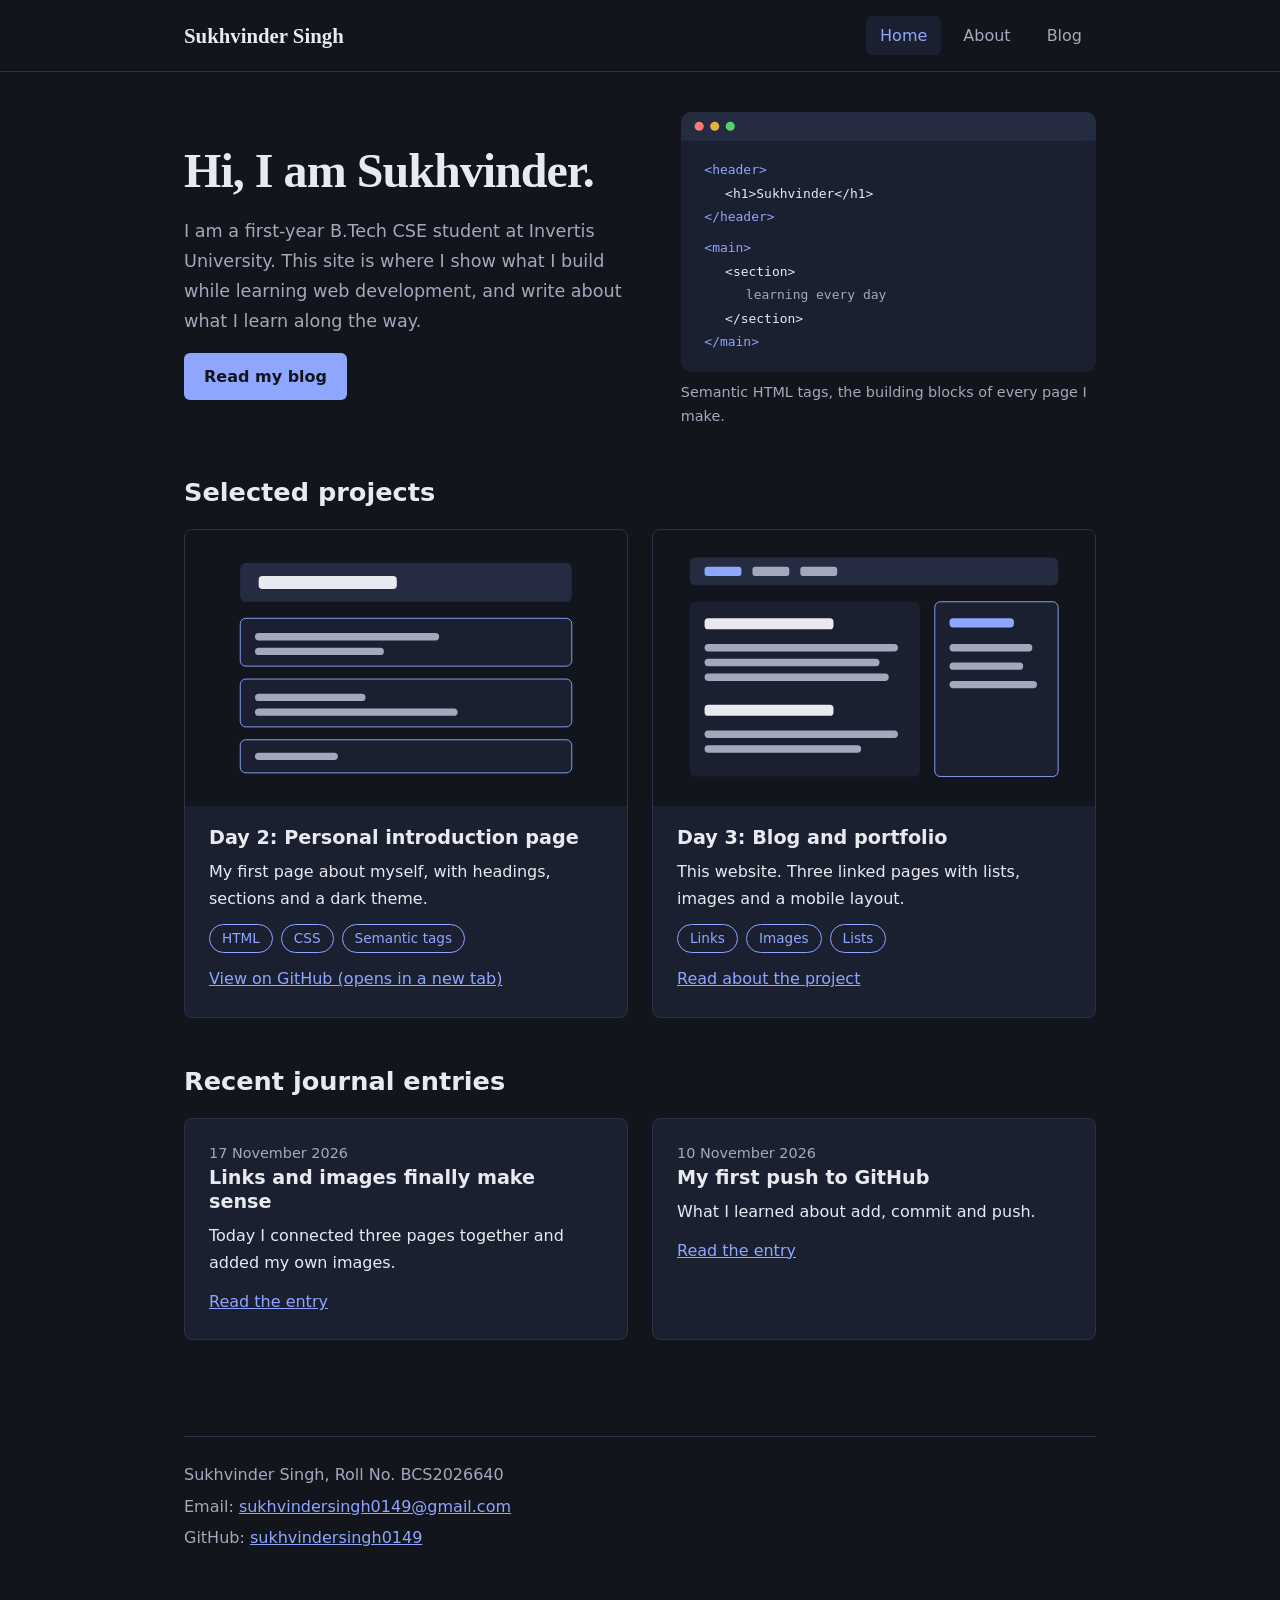
<file: index.html>
<!doctype html>
<html lang="en">
  <head>
    <meta charset="UTF-8" />
    <meta name="viewport" content="width=device-width, initial-scale=1.0" />
    <meta name="description" content="Blog and portfolio of Sukhvinder Singh, a B.Tech CSE student learning web development." />
    <title>Home | Sukhvinder Singh</title>
    <link rel="stylesheet" href="styles.css" />
  </head>

  <body>
    <!-- header + nav: teeno pages me same hai. Navigation ek list (ul) me hai -->
    <header class="site-header">
      <div class="header-inner">
        <a class="site-title" href="index.html">Sukhvinder Singh</a>
        <nav aria-label="Main navigation">
          <ul class="nav-list">
            <li><a href="index.html" aria-current="page">Home</a></li>
            <li><a href="about.html">About</a></li>
            <li><a href="blog.html">Blog</a></li>
          </ul>
        </nav>
      </div>
    </header>

    <main>
      <section class="section hero" id="intro">
        <div>
          <h1>Hi, I am Sukhvinder.</h1>
          <p>
            I am a first-year B.Tech CSE student at Invertis University. This
            site is where I show what I build while learning web development,
            and write about what I learn along the way.
          </p>
          <a class="button" href="blog.html">Read my blog</a>
        </div>
        <!-- figure + figcaption: image ke saath uska caption -->
        <figure>
          <img
            src="images/hero-code.svg"
            alt="A code editor window showing header, main and section HTML tags"
            width="640"
            height="400"
          />
          <figcaption>Semantic HTML tags, the building blocks of every page I make.</figcaption>
        </figure>
      </section>

      <section class="section" id="projects">
        <h2>Selected projects</h2>
        <div class="card-grid">
          <article class="card">
            <img
              src="images/project-intro.svg"
              alt="Sketch of a dark page with stacked content cards"
              width="480"
              height="300"
            />
            <div class="card-body">
              <h3>Day 2: Personal introduction page</h3>
              <p>My first page about myself, with headings, sections and a dark theme.</p>
              <ul class="tag-list">
                <li>HTML</li>
                <li>CSS</li>
                <li>Semantic tags</li>
              </ul>
              <!-- External link: naye tab me khulta hai (target="_blank").
                   rel="noopener noreferrer" security ke liye zaroori hai -->
              <a
                href="https://github.com/sukhvindersingh0149/bcs2026640-sukhvinder-webdev-day02-personal-intro-page"
                target="_blank"
                rel="noopener noreferrer"
                >View on GitHub (opens in a new tab)</a
              >
            </div>
          </article>

          <article class="card">
            <img
              src="images/project-blog.svg"
              alt="Sketch of a blog layout with a navigation bar, two posts and a sidebar"
              width="480"
              height="300"
            />
            <div class="card-body">
              <h3>Day 3: Blog and portfolio</h3>
              <p>This website. Three linked pages with lists, images and a mobile layout.</p>
              <ul class="tag-list">
                <li>Links</li>
                <li>Images</li>
                <li>Lists</li>
              </ul>
              <a href="about.html">Read about the project</a>
            </div>
          </article>
        </div>
      </section>

      <section class="section" id="recent-posts">
        <h2>Recent journal entries</h2>
        <div class="card-grid">
          <article class="card">
            <div class="card-body">
              <time class="entry-date" datetime="2026-11-17">17 November 2026</time>
              <h3>Links and images finally make sense</h3>
              <p>Today I connected three pages together and added my own images.</p>
              <a href="blog.html#links-images">Read the entry</a>
            </div>
          </article>
          <article class="card">
            <div class="card-body">
              <time class="entry-date" datetime="2026-11-10">10 November 2026</time>
              <h3>My first push to GitHub</h3>
              <p>What I learned about add, commit and push.</p>
              <a href="blog.html#first-push">Read the entry</a>
            </div>
          </article>
        </div>
      </section>
    </main>

    <footer class="site-footer">
      <p>Sukhvinder Singh, Roll No. BCS2026640</p>
      <p>
        Email:
        <a href="mailto:sukhvindersingh0149@gmail.com">sukhvindersingh0149@gmail.com</a>
      </p>
      <p>
        GitHub:
        <a href="https://github.com/sukhvindersingh0149" target="_blank" rel="noopener noreferrer">sukhvindersingh0149</a>
      </p>
    </footer>
  </body>
</html>
</file>
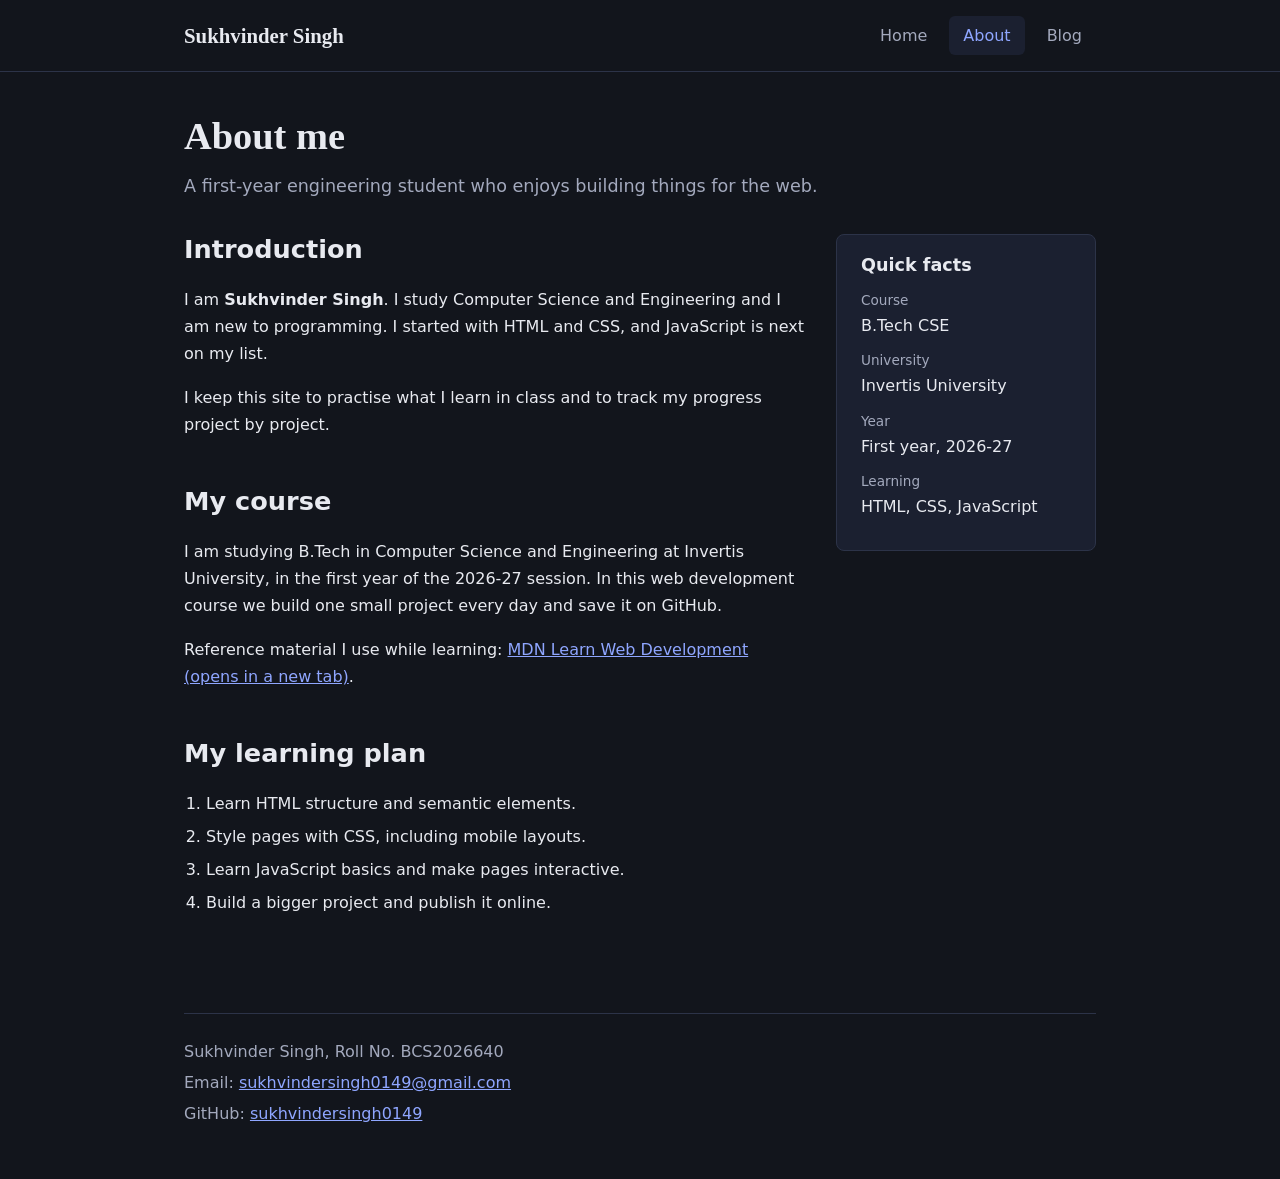
<file: about.html>
<!doctype html>
<html lang="en">
  <head>
    <meta charset="UTF-8" />
    <meta name="viewport" content="width=device-width, initial-scale=1.0" />
    <meta name="description" content="About Sukhvinder Singh, B.Tech CSE student at Invertis University." />
    <title>About | Sukhvinder Singh</title>
    <link rel="stylesheet" href="styles.css" />
  </head>

  <body>
    <header class="site-header">
      <div class="header-inner">
        <a class="site-title" href="index.html">Sukhvinder Singh</a>
        <nav aria-label="Main navigation">
          <ul class="nav-list">
            <li><a href="index.html">Home</a></li>
            <li><a href="about.html" aria-current="page">About</a></li>
            <li><a href="blog.html">Blog</a></li>
          </ul>
        </nav>
      </div>
    </header>

    <main>
      <h1 class="page-heading">About me</h1>
      <p class="lead">A first-year engineering student who enjoys building things for the web.</p>

      <div class="with-aside">
        <div>
          <section class="section" id="introduction">
            <h2>Introduction</h2>
            <p>
              I am <strong>Sukhvinder Singh</strong>. I study Computer Science
              and Engineering and I am new to programming. I started with HTML
              and CSS, and JavaScript is next on my list.
            </p>
            <p>
              I keep this site to practise what I learn in class and to track
              my progress project by project.
            </p>
          </section>

          <section class="section" id="course">
            <h2>My course</h2>
            <p>
              I am studying B.Tech in Computer Science and Engineering at
              Invertis University, in the first year of the 2026-27 session.
              In this web development course we build one small project every
              day and save it on GitHub.
            </p>
            <p>
              Reference material I use while learning:
              <a href="https://developer.mozilla.org/en-US/docs/Learn" target="_blank" rel="noopener noreferrer">MDN Learn Web Development (opens in a new tab)</a>.
            </p>
          </section>

          <section class="section" id="learning-plan">
            <h2>My learning plan</h2>
            <!-- ol = ordered list, kyunki steps ka order important hai -->
            <ol class="plain-list">
              <li>Learn HTML structure and semantic elements.</li>
              <li>Style pages with CSS, including mobile layouts.</li>
              <li>Learn JavaScript basics and make pages interactive.</li>
              <li>Build a bigger project and publish it online.</li>
            </ol>
          </section>
        </div>

        <!-- aside: main content se related side information -->
        <aside class="sidebar">
          <h2>Quick facts</h2>
          <dl>
            <dt>Course</dt>
            <dd>B.Tech CSE</dd>
            <dt>University</dt>
            <dd>Invertis University</dd>
            <dt>Year</dt>
            <dd>First year, 2026-27</dd>
            <dt>Learning</dt>
            <dd>HTML, CSS, JavaScript</dd>
          </dl>
        </aside>
      </div>
    </main>

    <footer class="site-footer">
      <p>Sukhvinder Singh, Roll No. BCS2026640</p>
      <p>
        Email:
        <a href="mailto:sukhvindersingh0149@gmail.com">sukhvindersingh0149@gmail.com</a>
      </p>
      <p>
        GitHub:
        <a href="https://github.com/sukhvindersingh0149" target="_blank" rel="noopener noreferrer">sukhvindersingh0149</a>
      </p>
    </footer>
  </body>
</html>
</file>
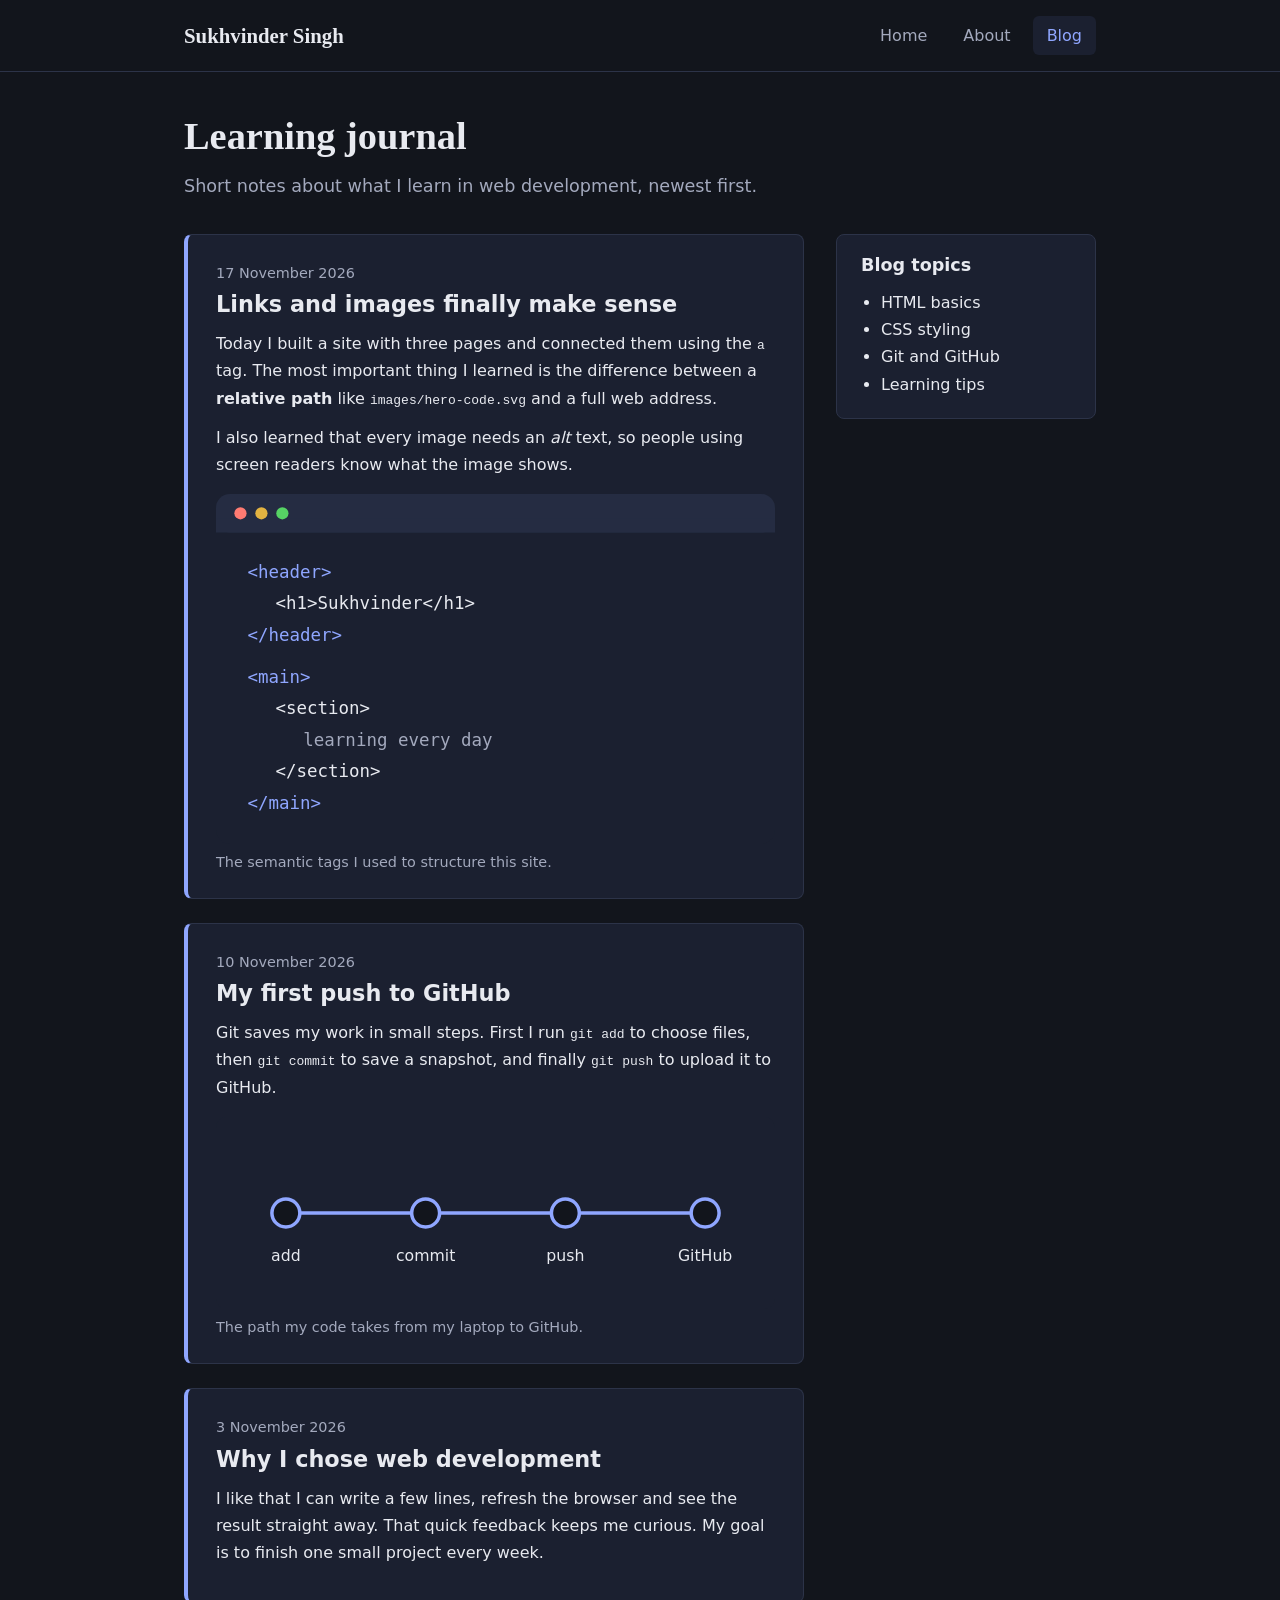
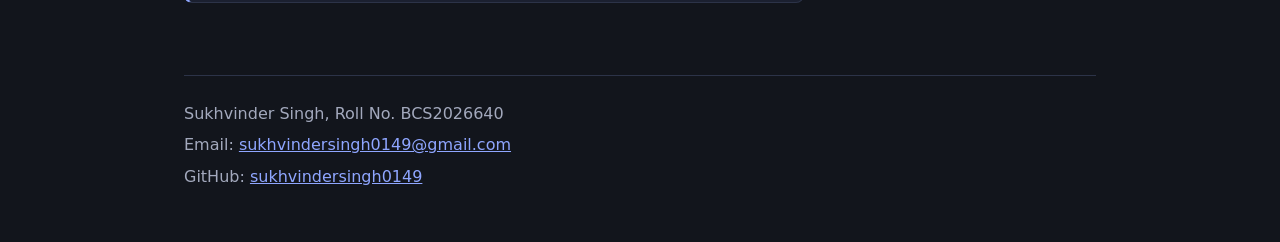
<file: blog.html>
<!doctype html>
<html lang="en">
  <head>
    <meta charset="UTF-8" />
    <meta name="viewport" content="width=device-width, initial-scale=1.0" />
    <meta name="description" content="Learning journal of Sukhvinder Singh about web development." />
    <title>Blog | Sukhvinder Singh</title>
    <link rel="stylesheet" href="styles.css" />
  </head>

  <body>
    <header class="site-header">
      <div class="header-inner">
        <a class="site-title" href="index.html">Sukhvinder Singh</a>
        <nav aria-label="Main navigation">
          <ul class="nav-list">
            <li><a href="index.html">Home</a></li>
            <li><a href="about.html">About</a></li>
            <li><a href="blog.html" aria-current="page">Blog</a></li>
          </ul>
        </nav>
      </div>
    </header>

    <main>
      <h1 class="page-heading">Learning journal</h1>
      <p class="lead">Short notes about what I learn in web development, newest first.</p>

      <div class="with-aside">
        <div>
          <!-- Har journal entry ek article hai, kyunki wo apne aap me complete hai -->
          <article class="entry" id="links-images">
            <time class="entry-date" datetime="2026-11-17">17 November 2026</time>
            <h2>Links and images finally make sense</h2>
            <p>
              Today I built a site with three pages and connected them using
              the <code>a</code> tag. The most important thing I learned is the
              difference between a <strong>relative path</strong> like
              <code>images/hero-code.svg</code> and a full web address.
            </p>
            <p>
              I also learned that every image needs an <em>alt</em> text, so
              people using screen readers know what the image shows.
            </p>
            <figure>
              <img
                src="images/hero-code.svg"
                alt="A code editor window showing header, main and section HTML tags"
                width="640"
                height="400"
              />
              <figcaption>The semantic tags I used to structure this site.</figcaption>
            </figure>
          </article>

          <article class="entry" id="first-push">
            <time class="entry-date" datetime="2026-11-10">10 November 2026</time>
            <h2>My first push to GitHub</h2>
            <p>
              Git saves my work in small steps. First I run <code>git add</code>
              to choose files, then <code>git commit</code> to save a snapshot,
              and finally <code>git push</code> to upload it to GitHub.
            </p>
            <figure>
              <img
                src="images/git-flow.svg"
                alt="Diagram of four steps in a line: add, commit, push and GitHub"
                width="640"
                height="220"
              />
              <figcaption>The path my code takes from my laptop to GitHub.</figcaption>
            </figure>
          </article>

          <article class="entry" id="first-page">
            <time class="entry-date" datetime="2026-11-03">3 November 2026</time>
            <h2>Why I chose web development</h2>
            <p>
              I like that I can write a few lines, refresh the browser and see
              the result straight away. That quick feedback keeps me curious.
              My goal is to finish one small project every week.
            </p>
          </article>
        </div>

        <aside class="sidebar">
          <h2>Blog topics</h2>
          <!-- Topics ki list -->
          <ul>
            <li>HTML basics</li>
            <li>CSS styling</li>
            <li>Git and GitHub</li>
            <li>Learning tips</li>
          </ul>
        </aside>
      </div>
    </main>

    <footer class="site-footer">
      <p>Sukhvinder Singh, Roll No. BCS2026640</p>
      <p>
        Email:
        <a href="mailto:sukhvindersingh0149@gmail.com">sukhvindersingh0149@gmail.com</a>
      </p>
      <p>
        GitHub:
        <a href="https://github.com/sukhvindersingh0149" target="_blank" rel="noopener noreferrer">sukhvindersingh0149</a>
      </p>
    </footer>
  </body>
</html>
</file>
<file: styles.css>
/* =====================================================
   Day 3 - Blog and Portfolio (dark theme)
   Colours Day 2 jaise hi hain, taaki saare projects same dikhein.
   ===================================================== */

/* 1. Colour variables */
:root {
  --bg: #12151c;
  --surface: #1b2030;
  --border: #2c3348;
  --text: #e8eaf0;
  --muted: #a3a9bd;
  --accent: #8fa6ff;
}

/* 2. Page defaults */
* {
  box-sizing: border-box;
}

body {
  margin: 0;
  background: var(--bg);
  color: var(--text);
  font-family: system-ui, -apple-system, "Segoe UI", Roboto, sans-serif;
  line-height: 1.7;
}

img {
  max-width: 100%;
  height: auto;
  display: block;
}

a {
  color: var(--accent);
}

a:focus-visible {
  outline: 2px solid var(--accent);
  outline-offset: 3px;
}

h1, h2, h3 {
  line-height: 1.25;
}

/* 3. Header and navigation (har page par same) */
.site-header {
  border-bottom: 1px solid var(--border);
}

.header-inner {
  max-width: 960px;
  margin: 0 auto;
  padding: 16px 24px;
  display: flex;
  flex-wrap: wrap;
  align-items: center;
  justify-content: space-between;
  gap: 12px;
}

.site-title {
  font-family: Georgia, "Times New Roman", serif;
  font-size: 1.3rem;
  font-weight: bold;
  color: var(--text);
  text-decoration: none;
}

.nav-list {
  display: flex;
  gap: 8px;
  margin: 0;
  padding: 0;
  list-style: none;
}

.nav-list a {
  display: block;
  padding: 6px 14px;
  border-radius: 6px;
  color: var(--muted);
  text-decoration: none;
}

.nav-list a:hover {
  color: var(--text);
  background: var(--surface);
}

.nav-list a[aria-current="page"] {
  color: var(--accent);
  background: var(--surface);
}

/* 4. Main layout */
main {
  max-width: 960px;
  margin: 0 auto;
  padding: 40px 24px 24px;
}

.section {
  margin-bottom: 48px;
}

.section > h2 {
  margin: 0 0 20px;
  font-size: 1.6rem;
}

/* 5. Hero (home page ka top) */
.hero {
  display: grid;
  grid-template-columns: 1.1fr 1fr;
  gap: 40px;
  align-items: center;
}

.hero h1 {
  margin: 0 0 16px;
  font-family: Georgia, "Times New Roman", serif;
  font-size: 3rem;
  letter-spacing: -0.02em;
}

.hero p {
  margin: 0 0 16px;
  color: var(--muted);
  font-size: 1.1rem;
}

.hero figure {
  margin: 0;
}

.hero figcaption {
  margin-top: 8px;
  color: var(--muted);
  font-size: 0.9rem;
}

.button {
  display: inline-block;
  padding: 10px 20px;
  background: var(--accent);
  color: #12151c;
  font-weight: bold;
  border-radius: 6px;
  text-decoration: none;
}

/* 6. Cards (projects aur blog entries) */
.card-grid {
  display: grid;
  grid-template-columns: repeat(2, 1fr);
  gap: 24px;
}

.card {
  background: var(--surface);
  border: 1px solid var(--border);
  border-radius: 8px;
  overflow: hidden;
}

.card-body {
  padding: 20px 24px 24px;
}

.card h3 {
  margin: 0 0 8px;
  font-size: 1.2rem;
}

.card p {
  margin: 0 0 12px;
}

.tag-list {
  display: flex;
  flex-wrap: wrap;
  gap: 8px;
  margin: 0 0 12px;
  padding: 0;
  list-style: none;
}

.tag-list li {
  padding: 2px 12px;
  border: 1px solid var(--accent);
  border-radius: 999px;
  color: var(--accent);
  font-size: 0.85rem;
}

.entry-date {
  color: var(--muted);
  font-size: 0.9rem;
}

/* 7. Blog aur About page */
.page-heading {
  margin: 0 0 12px;
  font-family: Georgia, "Times New Roman", serif;
  font-size: 2.4rem;
}

.lead {
  margin: 0 0 32px;
  color: var(--muted);
  font-size: 1.1rem;
}

.with-aside {
  display: grid;
  grid-template-columns: 1fr 260px;
  gap: 32px;
  align-items: start;
}

.entry {
  margin-bottom: 24px;
  padding: 24px 28px;
  background: var(--surface);
  border: 1px solid var(--border);
  border-left: 4px solid var(--accent);
  border-radius: 8px;
}

.entry h2 {
  margin: 4px 0 12px;
  font-size: 1.4rem;
}

.entry p {
  margin: 0 0 12px;
}

.entry figure {
  margin: 16px 0 0;
}

.entry figcaption {
  margin-top: 6px;
  color: var(--muted);
  font-size: 0.9rem;
}

.sidebar {
  padding: 20px 24px;
  background: var(--surface);
  border: 1px solid var(--border);
  border-radius: 8px;
}

.sidebar h2 {
  margin: 0 0 12px;
  font-size: 1.1rem;
}

.sidebar ul {
  margin: 0;
  padding-left: 20px;
}

.sidebar dl {
  margin: 0;
}

.sidebar dt {
  color: var(--muted);
  font-size: 0.85rem;
}

.sidebar dd {
  margin: 0 0 10px;
}

.plain-list {
  padding-left: 22px;
}

.plain-list li {
  margin-bottom: 6px;
}

/* 8. Footer */
.site-footer {
  width: calc(100% - 48px);
  max-width: 912px;
  margin: 24px auto 0;
  padding: 24px 0 48px;
  border-top: 1px solid var(--border);
  color: var(--muted);
}

.site-footer p {
  margin: 0 0 4px;
}

/* 9. Mobile layout */
@media (max-width: 720px) {
  .hero,
  .card-grid,
  .with-aside {
    grid-template-columns: 1fr;
  }

  .hero h1 {
    font-size: 2.3rem;
  }

  .page-heading {
    font-size: 2rem;
  }

  main {
    padding-top: 28px;
  }
}
</file>
